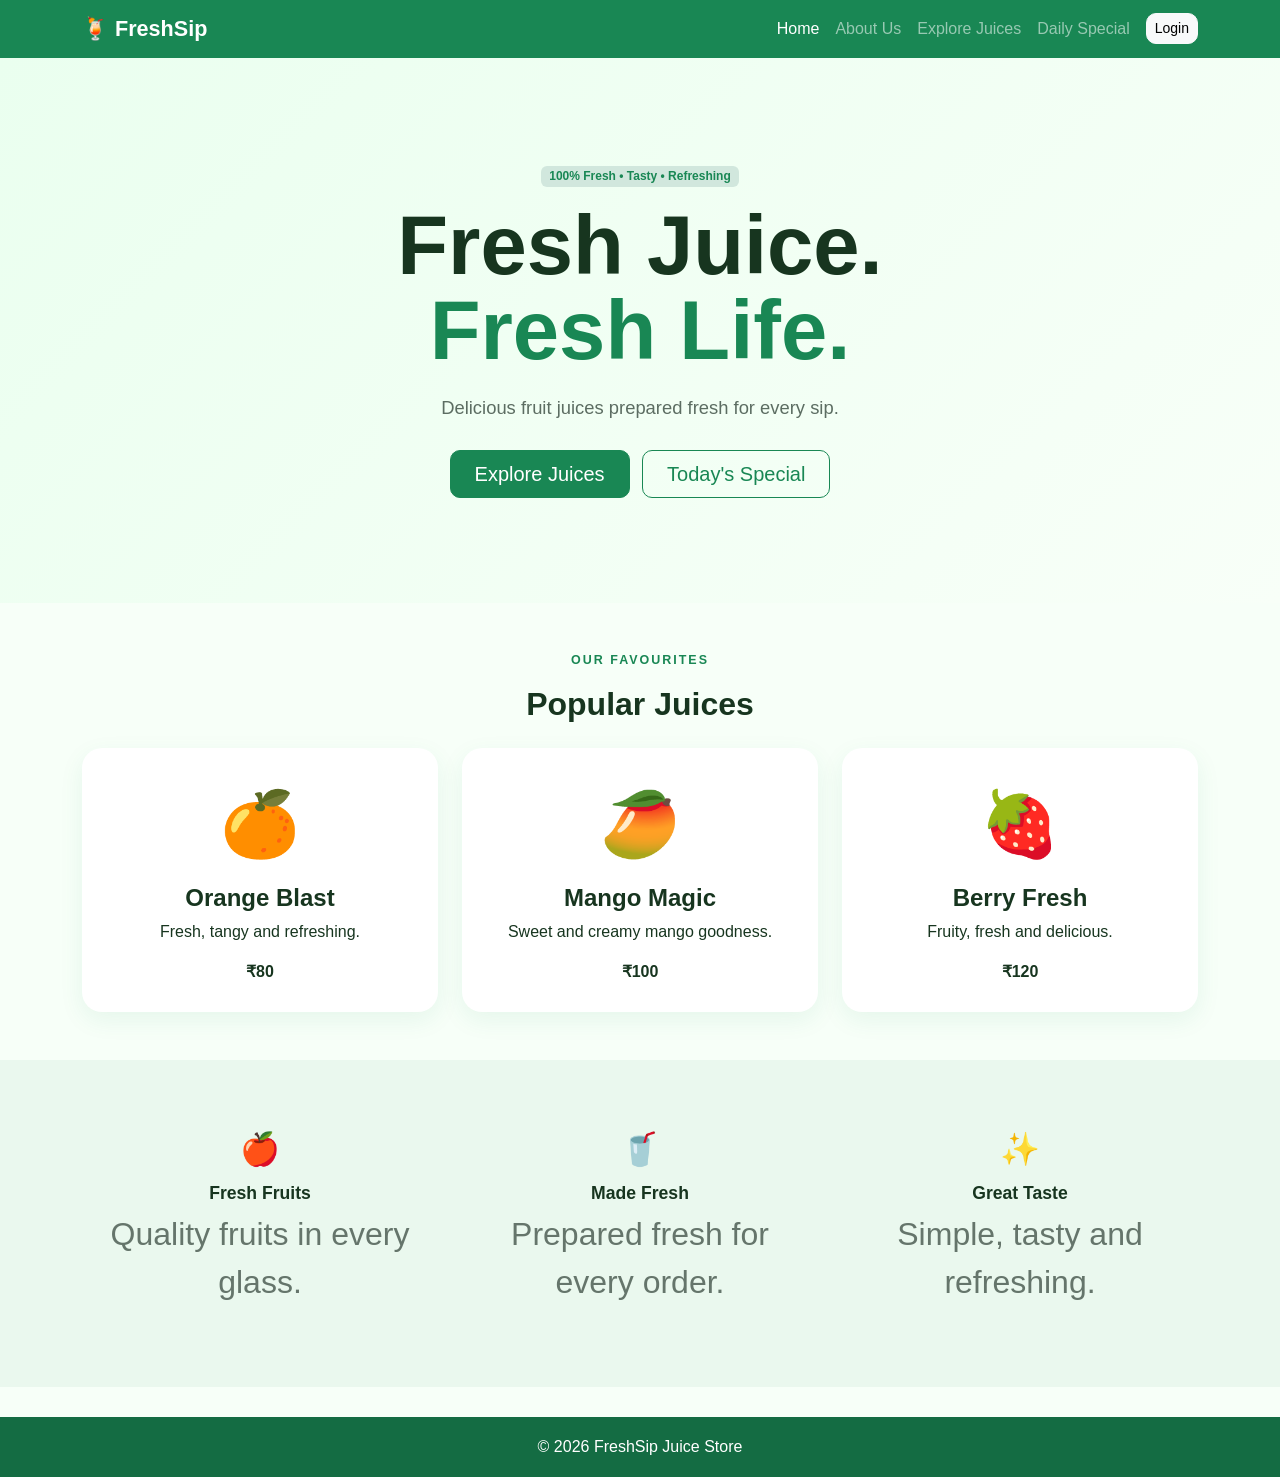
<file: index.html>
<!DOCTYPE html>
<html lang="en">
<head>
  <meta charset="UTF-8">
  <meta name="viewport" content="width=device-width, initial-scale=1.0">
  <title>FreshSip | Home</title>
  <link href="https://cdn.jsdelivr.net/npm/bootstrap@5.3.3/dist/css/bootstrap.min.css" rel="stylesheet">
  <link rel="stylesheet" href="style.css">
</head>
<body>
<nav class="navbar navbar-expand-lg navbar-dark bg-success sticky-top">
  <div class="container">
    <a class="navbar-brand fw-bold" href="index.html">🍹 FreshSip</a>
    <button class="navbar-toggler" data-bs-toggle="collapse" data-bs-target="#nav"><span class="navbar-toggler-icon"></span></button>
    <div class="collapse navbar-collapse" id="nav">
      <ul class="navbar-nav ms-auto">
        <li class="nav-item"><a class="nav-link active" href="index.html">Home</a></li>
        <li class="nav-item"><a class="nav-link" href="about.html">About Us</a></li>
        <li class="nav-item"><a class="nav-link" href="juices.html">Explore Juices</a></li>
        <li class="nav-item"><a class="nav-link" href="special.html">Daily Special</a></li>
        <li class="nav-item ms-lg-2"><a class="btn btn-light btn-sm mt-1" href="login.html">Login</a></li>
      </ul>
    </div>
  </div>
</nav>

<section class="hero">
  <div class="container text-center">
    <span class="badge bg-success-subtle text-success mb-3">100% Fresh • Tasty • Refreshing</span>
    <h1>Fresh Juice.<br><span>Fresh Life.</span></h1>
    <p>Delicious fruit juices prepared fresh for every sip.</p>
    <a href="juices.html" class="btn btn-success btn-lg px-4">Explore Juices</a>
    <a href="special.html" class="btn btn-outline-success btn-lg px-4 ms-2">Today's Special</a>
  </div>
</section>

<section class="container py-5">
  <div class="text-center mb-4">
    <p class="section-tag">OUR FAVOURITES</p>
    <h2>Popular Juices</h2>
  </div>
  <div class="row g-4">
    <div class="col-md-4"><div class="juice-card"><div class="fruit">🍊</div><h4>Orange Blast</h4><p>Fresh, tangy and refreshing.</p><strong>₹80</strong></div></div>
    <div class="col-md-4"><div class="juice-card"><div class="fruit">🥭</div><h4>Mango Magic</h4><p>Sweet and creamy mango goodness.</p><strong>₹100</strong></div></div>
    <div class="col-md-4"><div class="juice-card"><div class="fruit">🍓</div><h4>Berry Fresh</h4><p>Fruity, fresh and delicious.</p><strong>₹120</strong></div></div>
  </div>
</section>

<section class="feature-strip">
  <div class="container">
    <div class="row text-center g-4">
      <div class="col-md-4"><div class="feature">🍎<h5>Fresh Fruits</h5><p>Quality fruits in every glass.</p></div></div>
      <div class="col-md-4"><div class="feature">🥤<h5>Made Fresh</h5><p>Prepared fresh for every order.</p></div></div>
      <div class="col-md-4"><div class="feature">✨<h5>Great Taste</h5><p>Simple, tasty and refreshing.</p></div></div>
    </div>
  </div>
</section>

<footer>© 2026 FreshSip Juice Store</footer>
<script src="https://cdn.jsdelivr.net/npm/bootstrap@5.3.3/dist/js/bootstrap.bundle.min.js"></script>
</body>
</html>
</file>
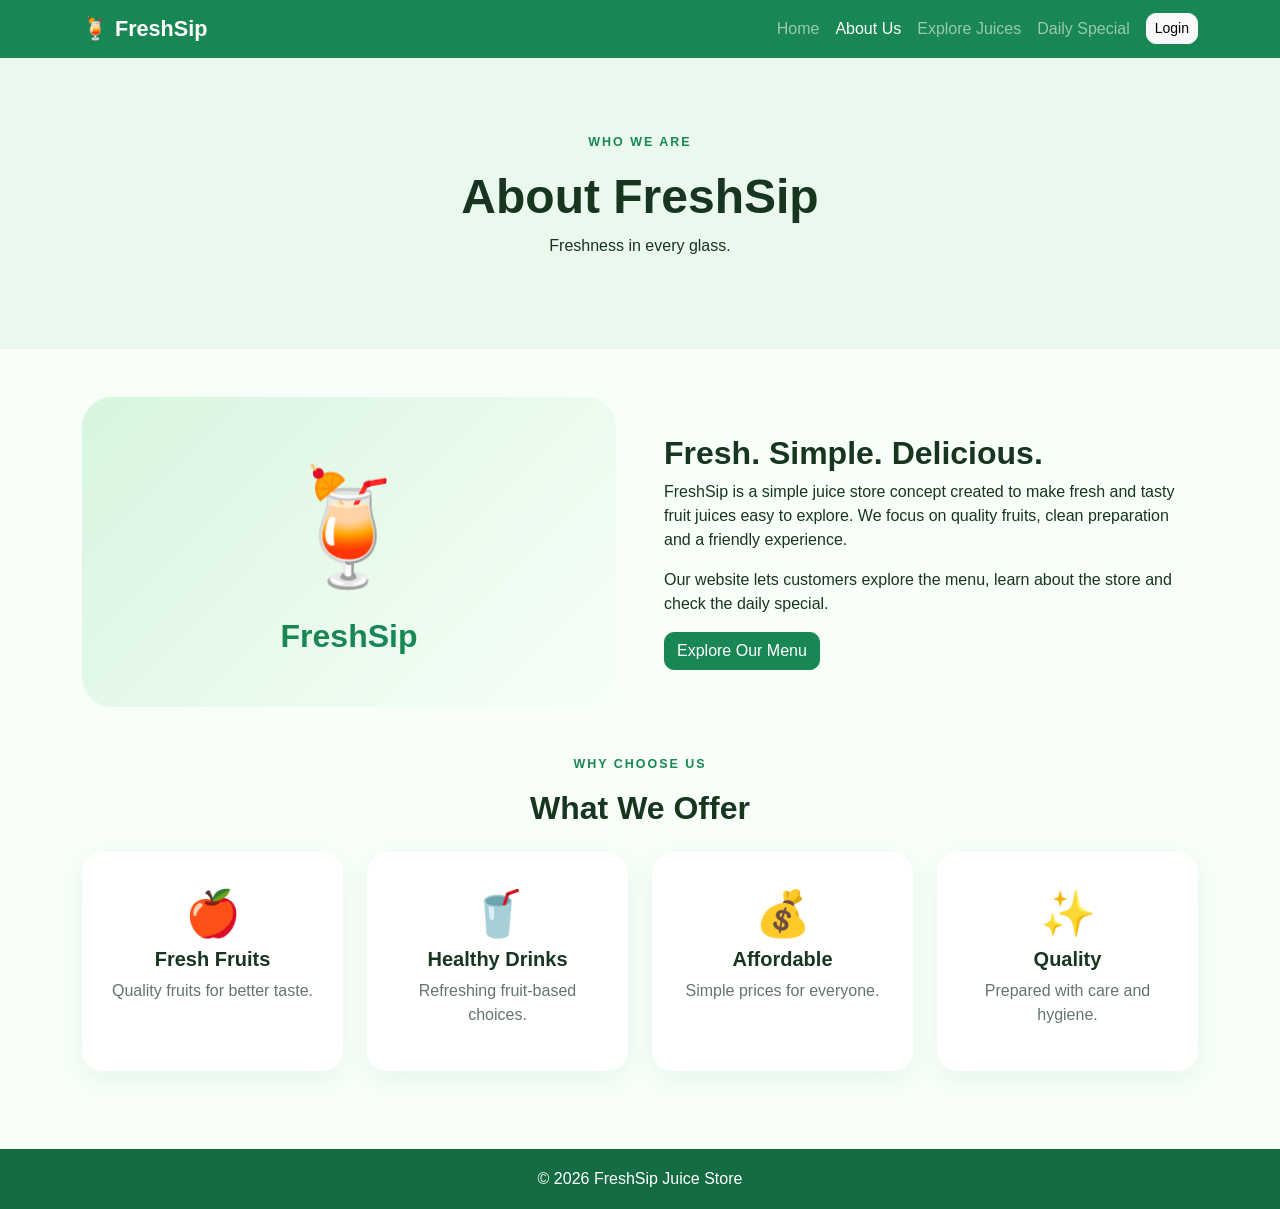
<file: about.html>
<!DOCTYPE html>
<html lang="en">
<head>
  <meta charset="UTF-8"><meta name="viewport" content="width=device-width, initial-scale=1.0">
  <title>FreshSip | About Us</title>
  <link href="https://cdn.jsdelivr.net/npm/bootstrap@5.3.3/dist/css/bootstrap.min.css" rel="stylesheet"><link rel="stylesheet" href="style.css">
</head>
<body>
<nav class="navbar navbar-expand-lg navbar-dark bg-success sticky-top"><div class="container"><a class="navbar-brand fw-bold" href="index.html">🍹 FreshSip</a><button class="navbar-toggler" data-bs-toggle="collapse" data-bs-target="#nav"><span class="navbar-toggler-icon"></span></button><div class="collapse navbar-collapse" id="nav"><ul class="navbar-nav ms-auto"><li class="nav-item"><a class="nav-link" href="index.html">Home</a></li><li class="nav-item"><a class="nav-link active" href="about.html">About Us</a></li><li class="nav-item"><a class="nav-link" href="juices.html">Explore Juices</a></li><li class="nav-item"><a class="nav-link" href="special.html">Daily Special</a></li><li class="nav-item ms-lg-2"><a class="btn btn-light btn-sm mt-1" href="login.html">Login</a></li></ul></div></div></nav>

<section class="page-banner"><div class="container text-center"><p class="section-tag">WHO WE ARE</p><h1>About FreshSip</h1><p>Freshness in every glass.</p></div></section>

<section class="container py-5">
  <div class="row align-items-center g-5">
    <div class="col-md-6"><div class="about-art">🍹<br><span>FreshSip</span></div></div>
    <div class="col-md-6"><h2>Fresh. Simple. Delicious.</h2><p>FreshSip is a simple juice store concept created to make fresh and tasty fruit juices easy to explore. We focus on quality fruits, clean preparation and a friendly experience.</p><p>Our website lets customers explore the menu, learn about the store and check the daily special.</p><a class="btn btn-success" href="juices.html">Explore Our Menu</a></div>
  </div>
</section>

<section class="container pb-5"><div class="text-center mb-4"><p class="section-tag">WHY CHOOSE US</p><h2>What We Offer</h2></div><div class="row g-4">
<div class="col-md-3"><div class="info-card"><span>🍎</span><h5>Fresh Fruits</h5><p>Quality fruits for better taste.</p></div></div>
<div class="col-md-3"><div class="info-card"><span>🥤</span><h5>Healthy Drinks</h5><p>Refreshing fruit-based choices.</p></div></div>
<div class="col-md-3"><div class="info-card"><span>💰</span><h5>Affordable</h5><p>Simple prices for everyone.</p></div></div>
<div class="col-md-3"><div class="info-card"><span>✨</span><h5>Quality</h5><p>Prepared with care and hygiene.</p></div></div>
</div></section>
<footer>© 2026 FreshSip Juice Store</footer>
<script src="https://cdn.jsdelivr.net/npm/bootstrap@5.3.3/dist/js/bootstrap.bundle.min.js"></script>
</body></html>
</file>
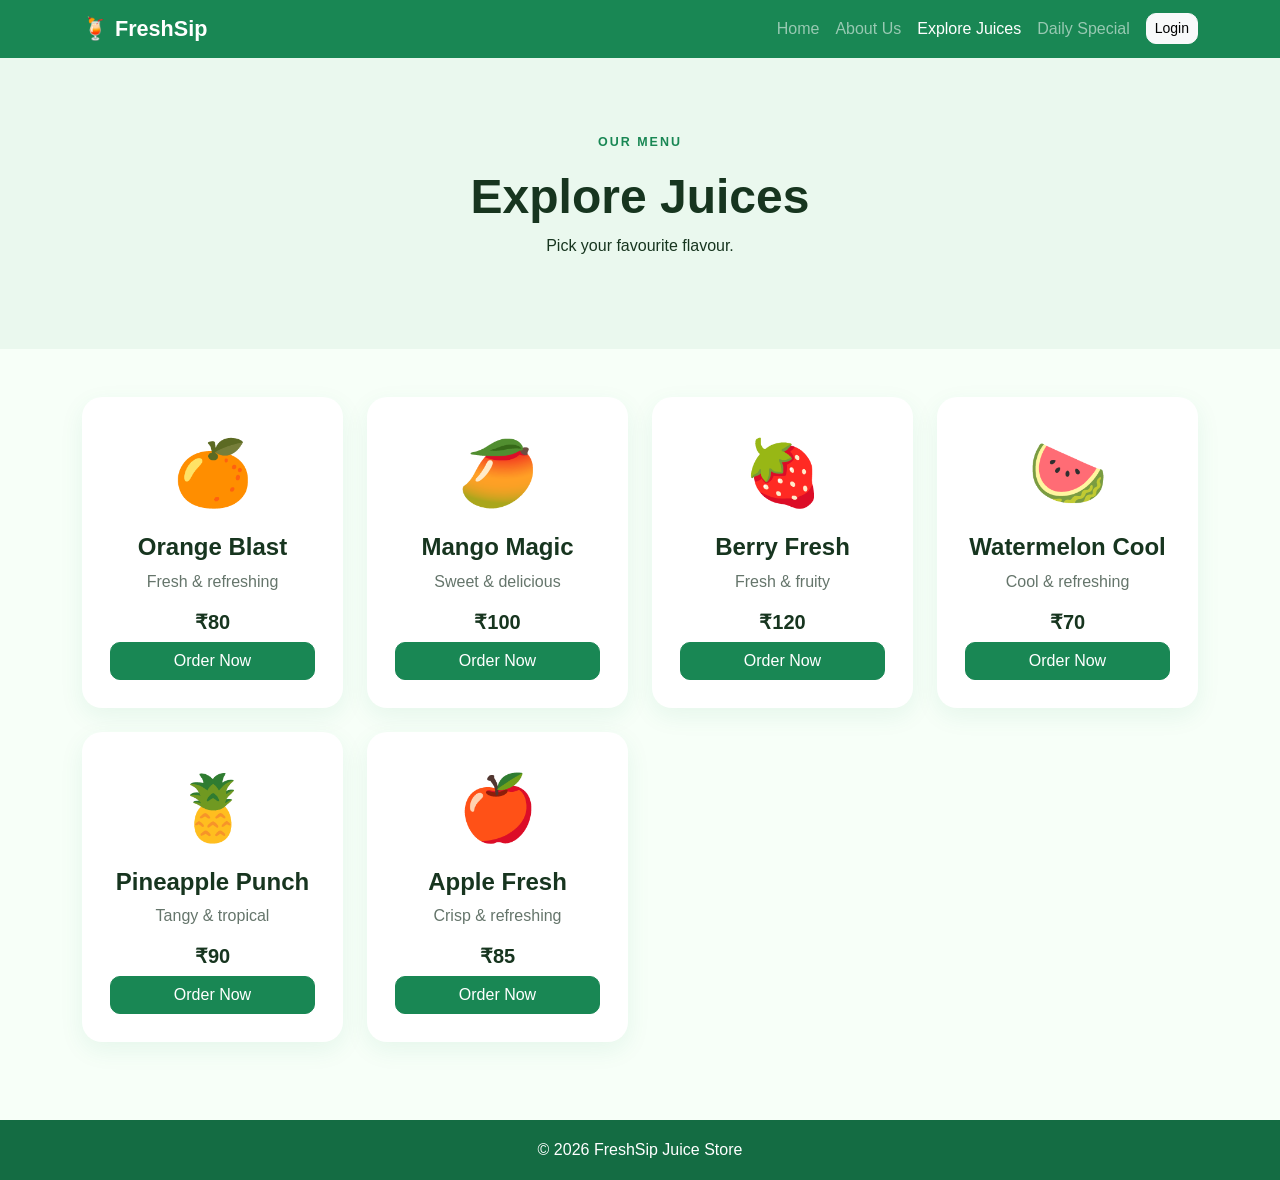
<file: juices.html>
<!DOCTYPE html>
<html lang="en">
<head>
  <meta charset="UTF-8"><meta name="viewport" content="width=device-width, initial-scale=1.0">
  <title>FreshSip | Explore Juices</title>
  <link href="https://cdn.jsdelivr.net/npm/bootstrap@5.3.3/dist/css/bootstrap.min.css" rel="stylesheet"><link rel="stylesheet" href="style.css">
</head>
<body>
<nav class="navbar navbar-expand-lg navbar-dark bg-success sticky-top"><div class="container"><a class="navbar-brand fw-bold" href="index.html">🍹 FreshSip</a><button class="navbar-toggler" data-bs-toggle="collapse" data-bs-target="#nav"><span class="navbar-toggler-icon"></span></button><div class="collapse navbar-collapse" id="nav"><ul class="navbar-nav ms-auto"><li class="nav-item"><a class="nav-link" href="index.html">Home</a></li><li class="nav-item"><a class="nav-link" href="about.html">About Us</a></li><li class="nav-item"><a class="nav-link active" href="juices.html">Explore Juices</a></li><li class="nav-item"><a class="nav-link" href="special.html">Daily Special</a></li><li class="nav-item ms-lg-2"><a class="btn btn-light btn-sm mt-1" href="login.html">Login</a></li></ul></div></div></nav>

<section class="page-banner"><div class="container text-center"><p class="section-tag">OUR MENU</p><h1>Explore Juices</h1><p>Pick your favourite flavour.</p></div></section>

<section class="container py-5"><div class="row g-4">
<div class="col-sm-6 col-lg-3"><div class="menu-card"><div class="fruit">🍊</div><h4>Orange Blast</h4><p>Fresh & refreshing</p><h5>₹80</h5><button class="btn btn-success w-100" onclick="order('Orange Blast')">Order Now</button></div></div>
<div class="col-sm-6 col-lg-3"><div class="menu-card"><div class="fruit">🥭</div><h4>Mango Magic</h4><p>Sweet & delicious</p><h5>₹100</h5><button class="btn btn-success w-100" onclick="order('Mango Magic')">Order Now</button></div></div>
<div class="col-sm-6 col-lg-3"><div class="menu-card"><div class="fruit">🍓</div><h4>Berry Fresh</h4><p>Fresh & fruity</p><h5>₹120</h5><button class="btn btn-success w-100" onclick="order('Berry Fresh')">Order Now</button></div></div>
<div class="col-sm-6 col-lg-3"><div class="menu-card"><div class="fruit">🍉</div><h4>Watermelon Cool</h4><p>Cool & refreshing</p><h5>₹70</h5><button class="btn btn-success w-100" onclick="order('Watermelon Cool')">Order Now</button></div></div>
<div class="col-sm-6 col-lg-3"><div class="menu-card"><div class="fruit">🍍</div><h4>Pineapple Punch</h4><p>Tangy & tropical</p><h5>₹90</h5><button class="btn btn-success w-100" onclick="order('Pineapple Punch')">Order Now</button></div></div>
<div class="col-sm-6 col-lg-3"><div class="menu-card"><div class="fruit">🍎</div><h4>Apple Fresh</h4><p>Crisp & refreshing</p><h5>₹85</h5><button class="btn btn-success w-100" onclick="order('Apple Fresh')">Order Now</button></div></div>
</div></section>

<div class="modal fade" id="orderModal" tabindex="-1"><div class="modal-dialog modal-dialog-centered"><div class="modal-content"><div class="modal-header"><h5 class="modal-title">Order Selected</h5><button class="btn-close" data-bs-dismiss="modal"></button></div><div class="modal-body" id="orderText"></div><div class="modal-footer"><button class="btn btn-success" data-bs-dismiss="modal">Okay</button></div></div></div></div>

<footer>© 2026 FreshSip Juice Store</footer>
<script src="https://cdn.jsdelivr.net/npm/bootstrap@5.3.3/dist/js/bootstrap.bundle.min.js"></script>
<script>
function order(name){
  document.getElementById('orderText').innerText = name + ' has been selected. This is a demo project, so no real order is placed.';
  new bootstrap.Modal(document.getElementById('orderModal')).show();
}
</script>
</body></html>
</file>
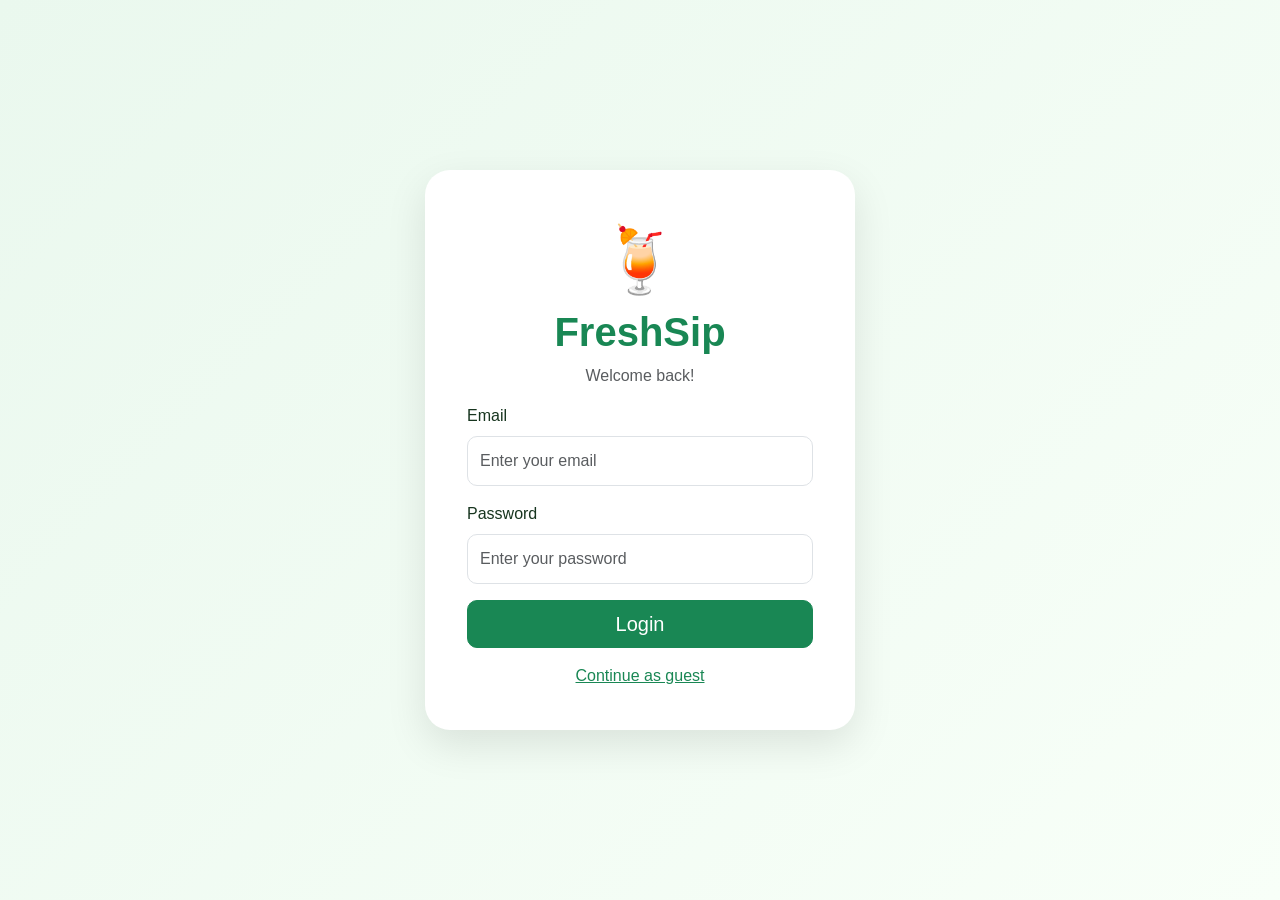
<file: login.html>
<!DOCTYPE html>
<html lang="en">
<head>
  <meta charset="UTF-8"><meta name="viewport" content="width=device-width, initial-scale=1.0">
  <title>FreshSip | Login</title>
  <link href="https://cdn.jsdelivr.net/npm/bootstrap@5.3.3/dist/css/bootstrap.min.css" rel="stylesheet"><link rel="stylesheet" href="style.css">
</head>
<body class="login-page">
<div class="container">
  <div class="login-box">
    <div class="login-logo">🍹</div>
    <h1>FreshSip</h1>
    <p class="text-muted">Welcome back!</p>
    <form onsubmit="login(event)">
      <label class="form-label text-start w-100">Email</label>
      <input type="email" class="form-control mb-3" placeholder="Enter your email" required>
      <label class="form-label text-start w-100">Password</label>
      <input type="password" class="form-control mb-3" placeholder="Enter your password" required>
      <button class="btn btn-success w-100 btn-lg">Login</button>
    </form>
    <a href="index.html" class="d-block mt-3 text-success">Continue as guest</a>
  </div>
</div>
<script>
function login(e){e.preventDefault(); alert('Demo login successful!'); window.location.href='index.html';}
</script>
</body></html>
</file>
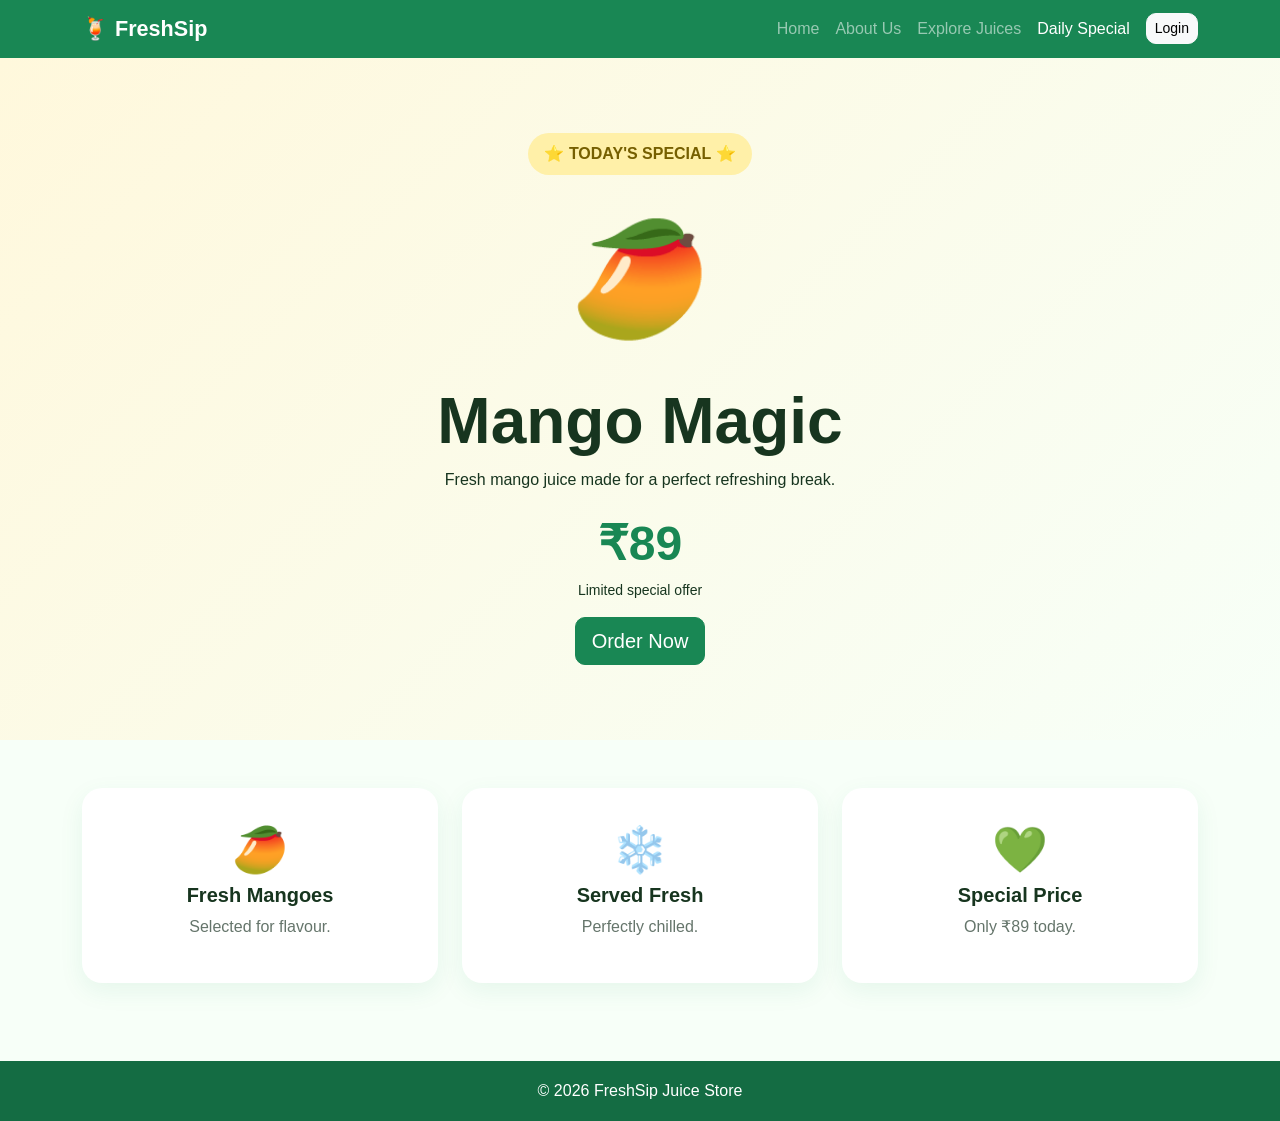
<file: special.html>
<!DOCTYPE html>
<html lang="en">
<head>
  <meta charset="UTF-8"><meta name="viewport" content="width=device-width, initial-scale=1.0">
  <title>FreshSip | Daily Special</title>
  <link href="https://cdn.jsdelivr.net/npm/bootstrap@5.3.3/dist/css/bootstrap.min.css" rel="stylesheet"><link rel="stylesheet" href="style.css">
</head>
<body>
<nav class="navbar navbar-expand-lg navbar-dark bg-success sticky-top"><div class="container"><a class="navbar-brand fw-bold" href="index.html">🍹 FreshSip</a><button class="navbar-toggler" data-bs-toggle="collapse" data-bs-target="#nav"><span class="navbar-toggler-icon"></span></button><div class="collapse navbar-collapse" id="nav"><ul class="navbar-nav ms-auto"><li class="nav-item"><a class="nav-link" href="index.html">Home</a></li><li class="nav-item"><a class="nav-link" href="about.html">About Us</a></li><li class="nav-item"><a class="nav-link" href="juices.html">Explore Juices</a></li><li class="nav-item"><a class="nav-link active" href="special.html">Daily Special</a></li><li class="nav-item ms-lg-2"><a class="btn btn-light btn-sm mt-1" href="login.html">Login</a></li></ul></div></div></nav>

<section class="special-hero"><div class="container text-center"><span class="special-badge">⭐ TODAY'S SPECIAL ⭐</span><div class="special-fruit">🥭</div><h1>Mango Magic</h1><p>Fresh mango juice made for a perfect refreshing break.</p><div class="price">₹89</div><p class="small">Limited special offer</p><a href="juices.html" class="btn btn-success btn-lg">Order Now</a></div></section>

<section class="container py-5"><div class="row text-center g-4"><div class="col-md-4"><div class="info-card"><span>🥭</span><h5>Fresh Mangoes</h5><p>Selected for flavour.</p></div></div><div class="col-md-4"><div class="info-card"><span>❄️</span><h5>Served Fresh</h5><p>Perfectly chilled.</p></div></div><div class="col-md-4"><div class="info-card"><span>💚</span><h5>Special Price</h5><p>Only ₹89 today.</p></div></div></div></section>
<footer>© 2026 FreshSip Juice Store</footer>
<script src="https://cdn.jsdelivr.net/npm/bootstrap@5.3.3/dist/js/bootstrap.bundle.min.js"></script>
</body></html>
</file>
<file: style.css>
body{font-family:Arial,Helvetica,sans-serif;background:#f7fff8;color:#17351f}h1,h2,h3,h4,h5{font-weight:700}.navbar-brand{font-size:1.35rem}.hero{padding:105px 20px;background:linear-gradient(135deg,#eaffef,#f8fff8)}.hero h1{font-size:clamp(2.7rem,7vw,5.2rem);line-height:1.03}.hero h1 span{color:#198754}.hero p{font-size:1.15rem;color:#5c6d62;margin:20px 0 28px}.section-tag{letter-spacing:2px;color:#198754;font-weight:700;font-size:.78rem}.juice-card,.menu-card,.info-card{background:#fff;border-radius:20px;padding:28px;box-shadow:0 8px 25px rgba(25,135,84,.08);height:100%;text-align:center;transition:.2s}.juice-card:hover,.menu-card:hover{transform:translateY(-5px)}.fruit{font-size:4rem;margin-bottom:12px}.feature-strip{background:#eaf8ee;padding:55px 0}.feature{padding:10px;font-size:2rem}.feature h5{font-size:1.1rem;margin:10px 0 5px}.feature p,.info-card p,.menu-card p{color:#65756b}.page-banner{padding:75px 20px;background:#eaf8ee}.page-banner h1{font-size:3rem}.about-art{background:linear-gradient(135deg,#d8f5df,#f7fff8);border-radius:30px;min-height:310px;display:flex;align-items:center;justify-content:center;flex-direction:column;font-size:7rem;color:#198754}.about-art span{font-size:2rem;font-weight:700}.info-card span{font-size:2.8rem}.special-hero{padding:75px 20px;background:linear-gradient(135deg,#fff8dc,#f7fff8)}.special-badge{display:inline-block;background:#fff0a8;padding:9px 16px;border-radius:50px;color:#765f00;font-weight:700}.special-fruit{font-size:7rem;margin:20px}.special-hero h1{font-size:4rem}.price{font-size:3rem;color:#198754;font-weight:800}.login-page{min-height:100vh;display:flex;align-items:center;background:linear-gradient(135deg,#eaf8ee,#f8fff8)}.login-box{max-width:430px;margin:auto;background:#fff;border-radius:25px;padding:42px;box-shadow:0 15px 40px rgba(0,0,0,.1);text-align:center}.login-logo{font-size:4rem}.login-box h1{color:#198754}.form-control{padding:12px;border-radius:10px}footer{background:#146c43;color:#fff;text-align:center;padding:18px;margin-top:30px}.btn{border-radius:10px} @media(max-width:600px){.hero{padding:75px 15px}.special-hero h1{font-size:3rem}.page-banner h1{font-size:2.4rem}}
</file>
